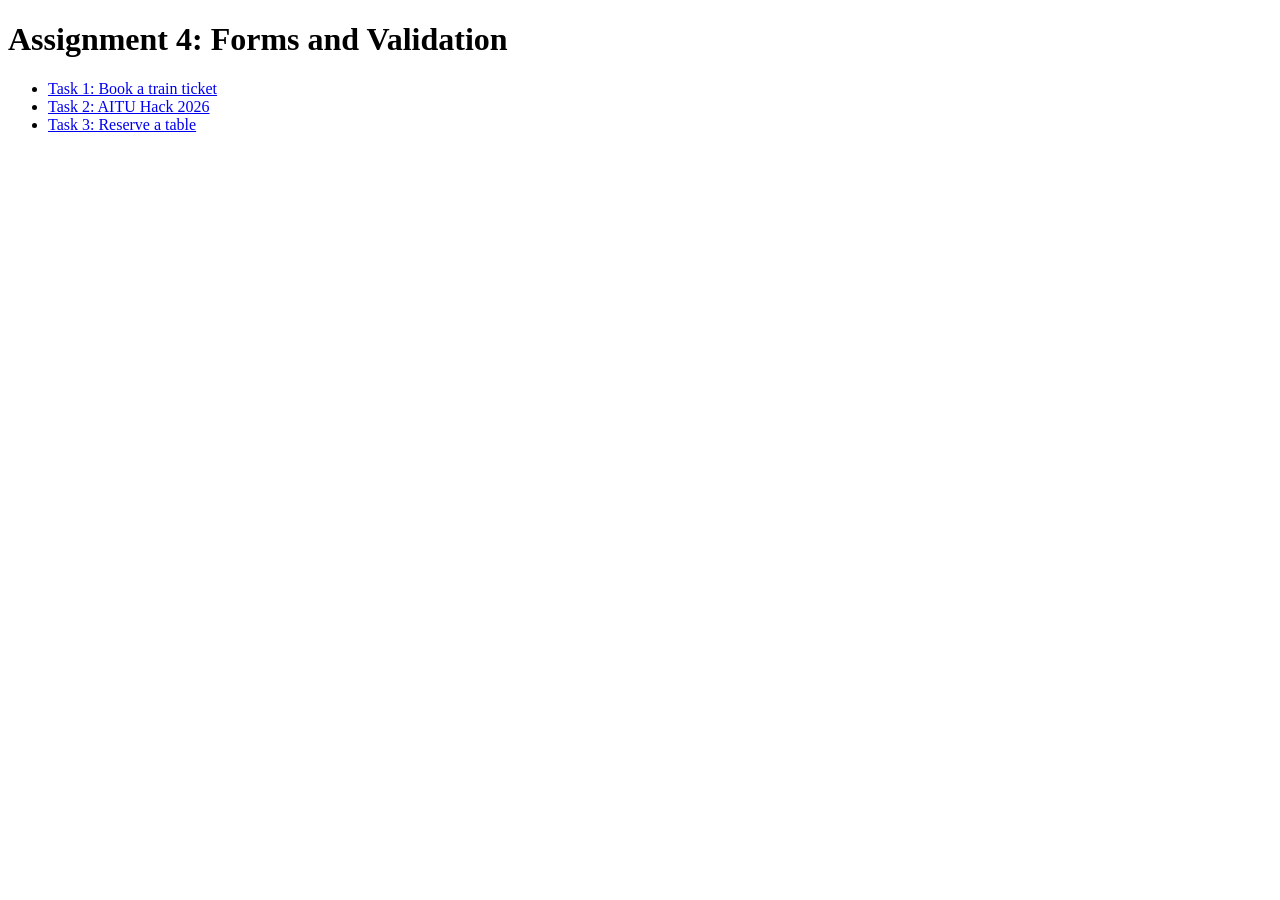
<file: index.html>
<!DOCTYPE html>
<html lang="en">
<head>
<meta charset="utf-8">
<meta name="viewport" content="width=device-width, initial-scale=1">
<title>Assignment 4</title>
</head>
<body>
<h1>Assignment 4: Forms and Validation</h1>
<ul>
<li><a href="task1.html">Task 1: Book a train ticket</a></li>
<li><a href="task2.html">Task 2: AITU Hack 2026</a></li>
<li><a href="task3.html">Task 3: Reserve a table</a></li>
</ul>
</body>
</html>
</file>
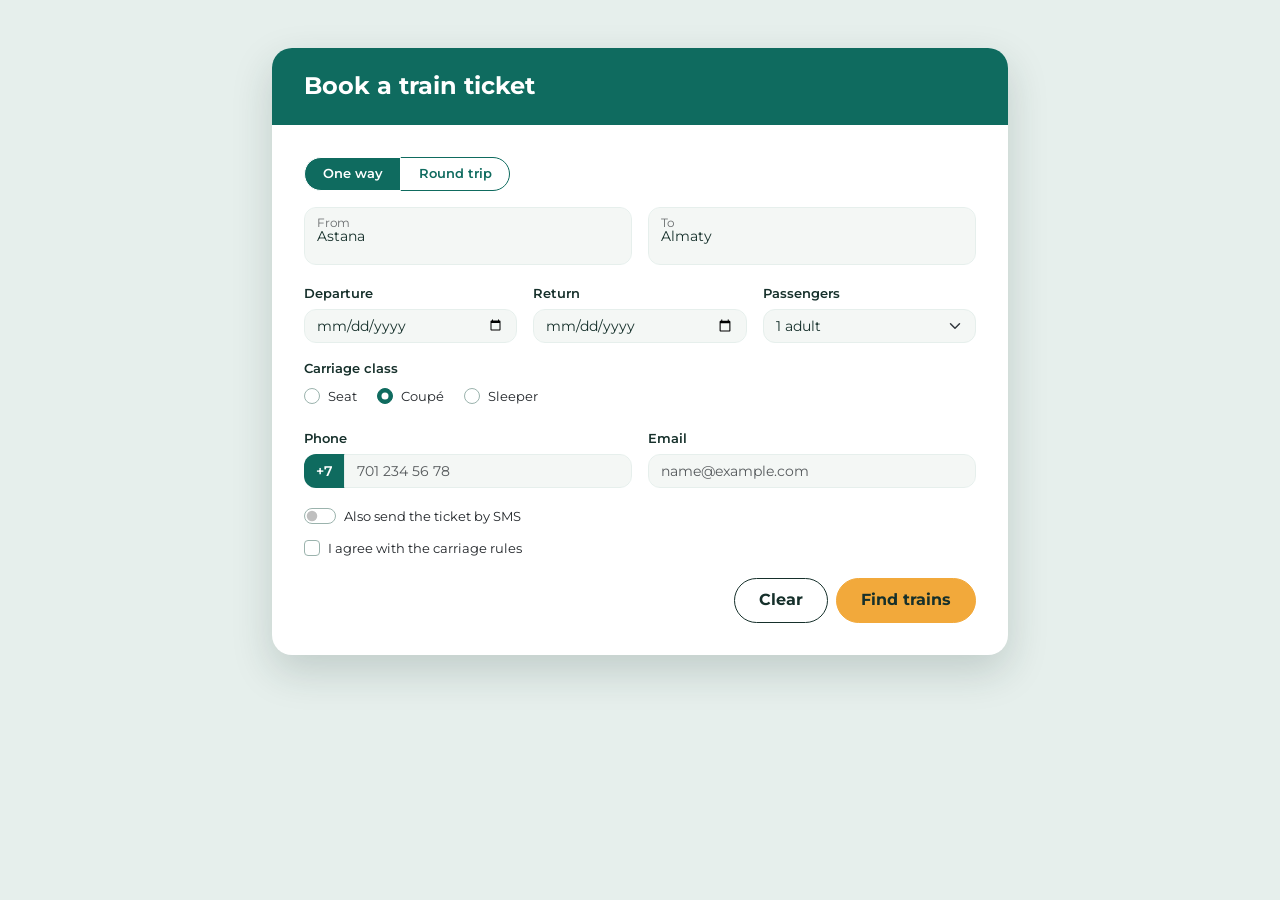
<file: task1.html>
<!DOCTYPE html>
<html lang="en">
<head>
<meta charset="utf-8">
<meta name="viewport" content="width=device-width, initial-scale=1">
<title>Book a train ticket</title>
<link rel="preconnect" href="https://fonts.googleapis.com"><link rel="preconnect" href="https://fonts.gstatic.com" crossorigin><link href="https://fonts.googleapis.com/css2?family=Montserrat:wght@400;500;600;700&display=swap" rel="stylesheet">
<link href="https://cdn.jsdelivr.net/npm/bootstrap@5.3.3/dist/css/bootstrap.min.css" rel="stylesheet">
<link rel="stylesheet" href="task1.css">
</head>
<body>
<main class="container py-4 py-md-5">
 <div class="row justify-content-center">
  <div class="col-12 col-lg-9 col-xl-8">
   <div class="card ticket-card">
    <header class="ticket-head"><h1>Book a train ticket</h1></header>
    <form class="ticket-body" action="#" method="get">
     <div class="row g-3">

      <div class="col-12">
       <div class="btn-group trip" role="group" aria-label="Trip type">
        <input type="radio" class="btn-check" name="trip" id="oneway" value="oneway" checked>
        <label class="btn btn-trip" for="oneway">One way</label>
        <input type="radio" class="btn-check" name="trip" id="round" value="round">
        <label class="btn btn-trip" for="round">Round trip</label>
       </div>
      </div>

      <div class="col-12 col-md-6">
       <div class="form-floating">
        <input type="text" class="form-control" id="from" name="from" placeholder="Astana" autocomplete="off" required>
        <label for="from">From</label>
       </div>
      </div>
      <div class="col-12 col-md-6">
       <div class="form-floating">
        <input type="text" class="form-control" id="to" name="to" placeholder="Almaty" autocomplete="off" required>
        <label for="to">To</label>
       </div>
      </div>

      <div class="col-12 col-md-4">
       <label for="departure" class="form-label">Departure</label>
       <input type="date" class="form-control" id="departure" name="departure" required>
      </div>
      <div class="col-12 col-md-4">
       <label for="return" class="form-label">Return</label>
       <input type="date" class="form-control" id="return" name="return">
      </div>
      <div class="col-12 col-md-4">
       <label for="passengers" class="form-label">Passengers</label>
       <select class="form-select" id="passengers" name="passengers">
        <option value="1" selected>1 adult</option>
        <option value="2">2 adults</option>
        <option value="3">3 adults</option>
        <option value="4">4 adults</option>
        <option value="5">5 adults</option>
        <option value="6">6 adults</option>
       </select>
      </div>

      <fieldset class="col-12">
       <legend class="group-title">Carriage class</legend>
       <div class="form-check form-check-inline">
        <input class="form-check-input" type="radio" name="class" id="seat" value="seat" required>
        <label class="form-check-label" for="seat">Seat</label>
       </div>
       <div class="form-check form-check-inline">
        <input class="form-check-input" type="radio" name="class" id="coupe" value="coupe" checked required>
        <label class="form-check-label" for="coupe">Coupé</label>
       </div>
       <div class="form-check form-check-inline">
        <input class="form-check-input" type="radio" name="class" id="sleeper" value="sleeper" required>
        <label class="form-check-label" for="sleeper">Sleeper</label>
       </div>
      </fieldset>

      <div class="col-12 col-md-6">
       <label for="phone" class="form-label">Phone</label>
       <div class="input-group">
        <span class="input-group-text" id="phone-prefix">+7</span>
        <input type="tel" class="form-control" id="phone" name="phone" placeholder="701 234 56 78" autocomplete="tel" aria-describedby="phone-prefix" required>
       </div>
      </div>
      <div class="col-12 col-md-6">
       <label for="email" class="form-label">Email</label>
       <input type="email" class="form-control" id="email" name="email" placeholder="name@example.com" autocomplete="email" required>
      </div>

      <div class="col-12">
       <div class="form-check form-switch">
        <input class="form-check-input" type="checkbox" role="switch" id="sms" name="sms">
        <label class="form-check-label" for="sms">Also send the ticket by SMS</label>
       </div>
       <div class="form-check mt-2">
        <input class="form-check-input" type="checkbox" id="agree" name="agree" required>
        <label class="form-check-label" for="agree">I agree with the carriage rules</label>
       </div>
      </div>

      <!-- HTML order: Clear, Find trains. flex-column-reverse puts Find trains on top on a phone -->
      <div class="col-12 d-flex flex-column-reverse flex-sm-row justify-content-sm-end gap-2 mt-3">
       <button type="reset" class="btn btn-clear">Clear</button>
       <button type="submit" class="btn btn-find">Find trains</button>
      </div>

     </div>
    </form>
   </div>
  </div>
 </div>
</main>
</body>
</html>
</file>
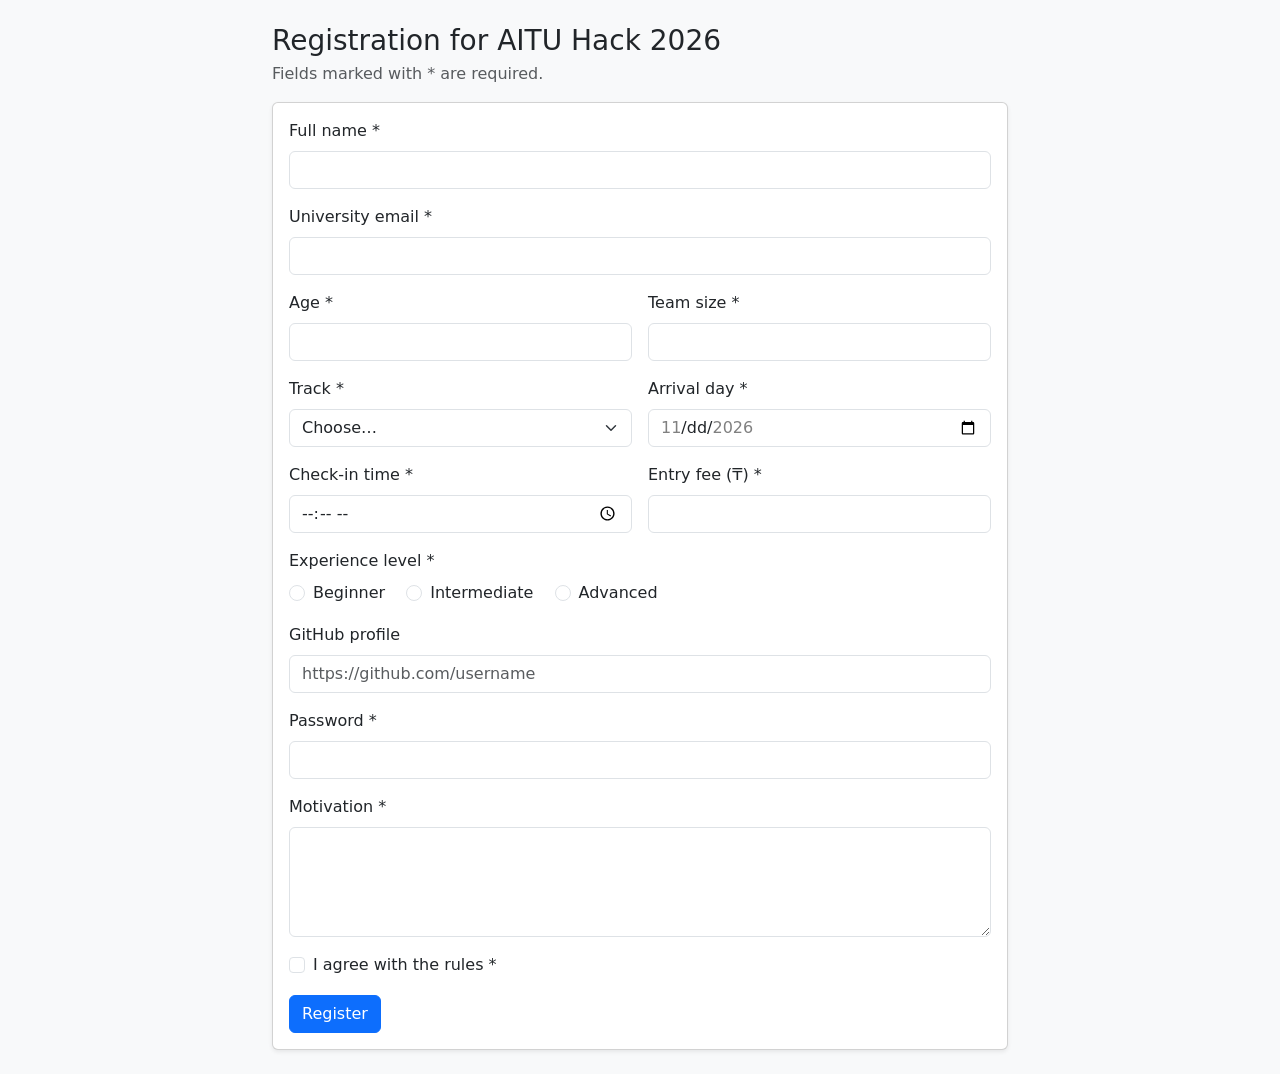
<file: task2.html>
<!DOCTYPE html>
<html lang="en">
<head>
<meta charset="utf-8">
<meta name="viewport" content="width=device-width, initial-scale=1">
<title>Registration for AITU Hack 2026</title>
<link href="https://cdn.jsdelivr.net/npm/bootstrap@5.3.3/dist/css/bootstrap.min.css" rel="stylesheet">
<style>
/* errors only after the user has changed a field (:user-invalid) */
.invalid-feedback{display:none}
.field:has(:user-invalid) .invalid-feedback{display:block}
.form-control:user-invalid,.form-select:user-invalid{border-color:#dc3545}
.form-check-input:user-invalid{border-color:#dc3545}
.form-control:user-valid,.form-select:user-valid{border-color:#198754}
</style>
</head>
<body class="bg-light">
<main class="container py-4">
 <div class="row justify-content-center">
  <div class="col-12 col-md-10 col-lg-8">
   <h1 class="h3 mb-1">Registration for AITU Hack 2026</h1>
   <p class="text-body-secondary">Fields marked with * are required.</p>
   <form class="card card-body shadow-sm" action="#" method="get">
    <div class="row g-3">

     <div class="col-12 field">
      <label for="fullname" class="form-label">Full name *</label>
      <input type="text" class="form-control" id="fullname" name="fullname" minlength="2" maxlength="40" autocomplete="name" required>
      <div class="invalid-feedback">Enter 2–40 characters.</div>
     </div>

     <div class="col-12 field">
      <label for="email" class="form-label">University email *</label>
      <input type="email" class="form-control" id="email" name="email" autocomplete="email" required>
      <div class="invalid-feedback">Enter a valid email address, e.g. a.fedenko@astanait.edu.kz.</div>
     </div>

     <div class="col-6 field">
      <label for="age" class="form-label">Age *</label>
      <input type="number" class="form-control" id="age" name="age" min="16" max="30" step="1" required>
      <div class="invalid-feedback">Enter a whole number from 16 to 30.</div>
     </div>
     <div class="col-6 field">
      <label for="team" class="form-label">Team size *</label>
      <input type="number" class="form-control" id="team" name="team" min="1" max="4" step="1" required>
      <div class="invalid-feedback">Enter a whole number from 1 to 4.</div>
     </div>

     <div class="col-12 col-md-6 field">
      <label for="track" class="form-label">Track *</label>
      <select class="form-select" id="track" name="track" required>
       <option value="">Choose…</option>
       <option>Web</option>
       <option>Mobile</option>
       <option>AI</option>
       <option>GameDev</option>
      </select>
      <div class="invalid-feedback">Choose one of the tracks.</div>
     </div>

     <div class="col-12 col-md-6 field">
      <label for="arrival" class="form-label">Arrival day *</label>
      <input type="date" class="form-control" id="arrival" name="arrival" min="2026-11-20" max="2026-11-22" required>
      <div class="invalid-feedback">Choose a day from 20 to 22 November 2026.</div>
     </div>

     <div class="col-12 col-md-6 field">
      <label for="checkin" class="form-label">Check-in time *</label>
      <input type="time" class="form-control" id="checkin" name="checkin" min="09:00" max="18:00" step="1800" required>
      <div class="invalid-feedback">Choose a time from 09:00 to 18:00, every 30 minutes.</div>
     </div>

     <div class="col-12 col-md-6 field">
      <label for="fee" class="form-label">Entry fee (₸) *</label>
      <input type="number" class="form-control" id="fee" name="fee" min="0" max="5000" step="500" required>
      <div class="invalid-feedback">Enter 0–5000 in steps of 500.</div>
     </div>

     <fieldset class="col-12 field">
      <legend class="form-label fs-6">Experience level *</legend>
      <div class="form-check form-check-inline">
       <input class="form-check-input" type="radio" name="level" id="lvl1" value="beginner" required>
       <label class="form-check-label" for="lvl1">Beginner</label>
      </div>
      <div class="form-check form-check-inline">
       <input class="form-check-input" type="radio" name="level" id="lvl2" value="intermediate" required>
       <label class="form-check-label" for="lvl2">Intermediate</label>
      </div>
      <div class="form-check form-check-inline">
       <input class="form-check-input" type="radio" name="level" id="lvl3" value="advanced" required>
       <label class="form-check-label" for="lvl3">Advanced</label>
      </div>
      <div class="invalid-feedback">Choose your experience level.</div>
     </fieldset>

     <div class="col-12 field">
      <label for="github" class="form-label">GitHub profile</label>
      <input type="url" class="form-control" id="github" name="github" placeholder="https://github.com/username">
      <div class="invalid-feedback">Enter a full link, starting with https://</div>
     </div>

     <div class="col-12 field">
      <label for="password" class="form-label">Password *</label>
      <input type="password" class="form-control" id="password" name="password" minlength="8" maxlength="20" autocomplete="new-password" required>
      <div class="invalid-feedback">Use 8–20 characters.</div>
     </div>

     <div class="col-12 field">
      <label for="motivation" class="form-label">Motivation *</label>
      <textarea class="form-control" id="motivation" name="motivation" rows="4" minlength="50" maxlength="300" required></textarea>
      <div class="invalid-feedback">Write 50–300 characters.</div>
     </div>

     <div class="col-12 field">
      <div class="form-check">
       <input class="form-check-input" type="checkbox" id="rules" name="rules" required>
       <label class="form-check-label" for="rules">I agree with the rules *</label>
      </div>
      <div class="invalid-feedback">You must accept the rules.</div>
     </div>

     <div class="col-12">
      <button type="submit" class="btn btn-primary">Register</button>
     </div>
    </div>
   </form>
  </div>
 </div>
</main>
</body>
</html>
</file>
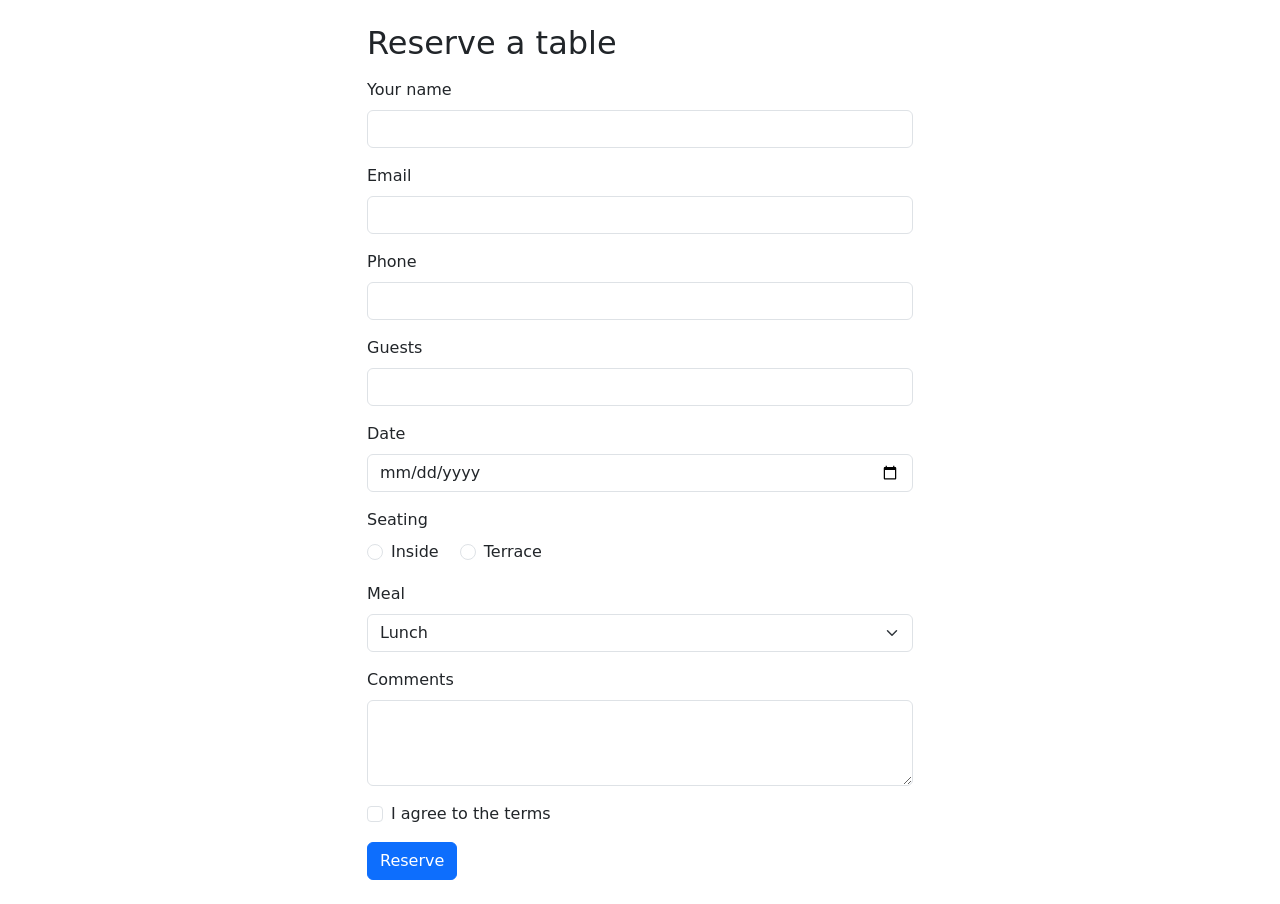
<file: task3.html>
<!DOCTYPE html>
<html lang="en">
<head>
<meta charset="utf-8">
<meta name="viewport" content="width=device-width, initial-scale=1">
<title>Reserve a table</title>
<link href="https://cdn.jsdelivr.net/npm/bootstrap@5.3.3/dist/css/bootstrap.min.css" rel="stylesheet">
</head>
<body>
<main class="container py-4">
 <div class="row justify-content-center">
  <div class="col-12 col-md-8 col-lg-6">
   <h1 class="h2 mb-3">Reserve a table</h1>
   <form action="#" method="post">
    <div class="mb-3">
     <label for="name" class="form-label">Your name</label>
     <input type="text" class="form-control" id="name" name="name" autocomplete="name" required>
    </div>
    <div class="mb-3">
     <label for="email" class="form-label">Email</label>
     <input type="email" class="form-control" id="email" name="email" autocomplete="email" required>
    </div>
    <div class="mb-3">
     <label for="phone" class="form-label">Phone</label>
     <input type="tel" class="form-control" id="phone" name="phone" autocomplete="tel" required>
    </div>
    <div class="mb-3">
     <label for="guests" class="form-label">Guests</label>
     <input type="number" class="form-control" id="guests" name="guests" min="1" max="20" inputmode="numeric" required>
    </div>
    <div class="mb-3">
     <label for="date" class="form-label">Date</label>
     <input type="date" class="form-control" id="date" name="date" required>
    </div>
    <fieldset class="mb-3">
     <legend class="form-label fs-6">Seating</legend>
     <div class="form-check form-check-inline">
      <input class="form-check-input" type="radio" name="seating" id="inside" value="inside" required>
      <label class="form-check-label" for="inside">Inside</label>
     </div>
     <div class="form-check form-check-inline">
      <input class="form-check-input" type="radio" name="seating" id="terrace" value="terrace" required>
      <label class="form-check-label" for="terrace">Terrace</label>
     </div>
    </fieldset>
    <div class="mb-3">
     <label for="meal" class="form-label">Meal</label>
     <select class="form-select" id="meal" name="meal">
      <option value="lunch">Lunch</option>
      <option value="dinner">Dinner</option>
     </select>
    </div>
    <div class="mb-3">
     <label for="comments" class="form-label">Comments</label>
     <textarea class="form-control" id="comments" name="comments" rows="3"></textarea>
    </div>
    <div class="form-check mb-3">
     <input class="form-check-input" type="checkbox" id="terms" name="terms" required>
     <label class="form-check-label" for="terms">I agree to the terms</label>
    </div>
    <button type="submit" class="btn btn-primary">Reserve</button>
   </form>
  </div>
 </div>
</main>
</body>
</html>
</file>
<file: task1.css>
:root{--green:#0F6B5F;--amber:#F2A93B;--ink:#16302B;--field:#F4F7F5;--mist:#E6EFEC}
body{font-family:'Montserrat',sans-serif;background:var(--mist);color:var(--ink);min-height:100vh}
.ticket-card{border:0;border-radius:1.25rem;overflow:hidden;box-shadow:0 1rem 2.5rem rgba(22,48,43,.18)}
.ticket-head{background:var(--green);color:#fff;padding:1.5rem 2rem}
.ticket-head h1{font-size:1.5rem;font-weight:700;margin:0}
.ticket-body{padding:2rem}
.form-label,.group-title{font-size:.8rem;font-weight:600;margin-bottom:.35rem;padding:0;color:var(--ink)}
.form-control,.form-select{background-color:var(--field);border:1px solid var(--mist);border-radius:.75rem;color:var(--ink);font-size:.85rem}
.form-control:focus,.form-select:focus{background-color:var(--field);border-color:var(--green);box-shadow:0 0 0 .2rem rgba(15,107,95,.2)}
.form-control:user-invalid,.form-select:user-invalid{border-color:#dc3545}
/* floating labels: always raised; placeholder acts as visible example so "Clear" really empties the field */
.form-floating>label{opacity:.65;transform:scale(.85) translateY(-.5rem) translateX(.15rem);font-size:.85rem}
.form-floating>.form-control::placeholder{color:var(--ink);opacity:1}
/* trip type toggle (radio inputs + btn-check) */
.btn-check+.btn-trip{border:1px solid var(--green);color:var(--green);background:#fff;font-weight:600;font-size:.8rem;padding:.4rem 1.1rem}
.btn-check:checked+.btn-trip{background:var(--green);color:#fff}
.btn-check:focus-visible+.btn-trip{box-shadow:0 0 0 .2rem rgba(15,107,95,.35)}
.trip .btn-trip:first-of-type{border-radius:2rem 0 0 2rem}
.trip .btn-trip:last-of-type{border-radius:0 2rem 2rem 0}
/* checks, radios, switch */
.form-check-label{font-size:.8rem}
.form-check-input{border-color:#9bb3ad}
.form-check-input:checked{background-color:var(--green);border-color:var(--green)}
.form-check-input:focus{border-color:var(--green);box-shadow:0 0 0 .2rem rgba(15,107,95,.25)}
.form-switch .form-check-input{width:2rem}
/* phone prefix */
.input-group-text{background:var(--green);color:#fff;border:0;border-radius:.75rem 0 0 .75rem;font-weight:600;font-size:.85rem}
.input-group>.form-control{border-radius:0 .75rem .75rem 0!important}
/* buttons */
.btn-find{background:var(--amber);border:1px solid var(--amber);color:var(--ink);font-weight:700;border-radius:2rem;padding:.6rem 1.5rem}
.btn-find:hover,.btn-find:focus-visible{background:#dd941f;border-color:#dd941f;color:var(--ink)}
.btn-clear{background:#fff;border:1px solid var(--ink);color:var(--ink);font-weight:700;border-radius:2rem;padding:.6rem 1.5rem}
.btn-clear:hover,.btn-clear:focus-visible{background:var(--ink);color:#fff}
@media (max-width:575.98px){.ticket-head{padding:1rem 1.25rem}.ticket-body{padding:1.25rem}}
</file>
